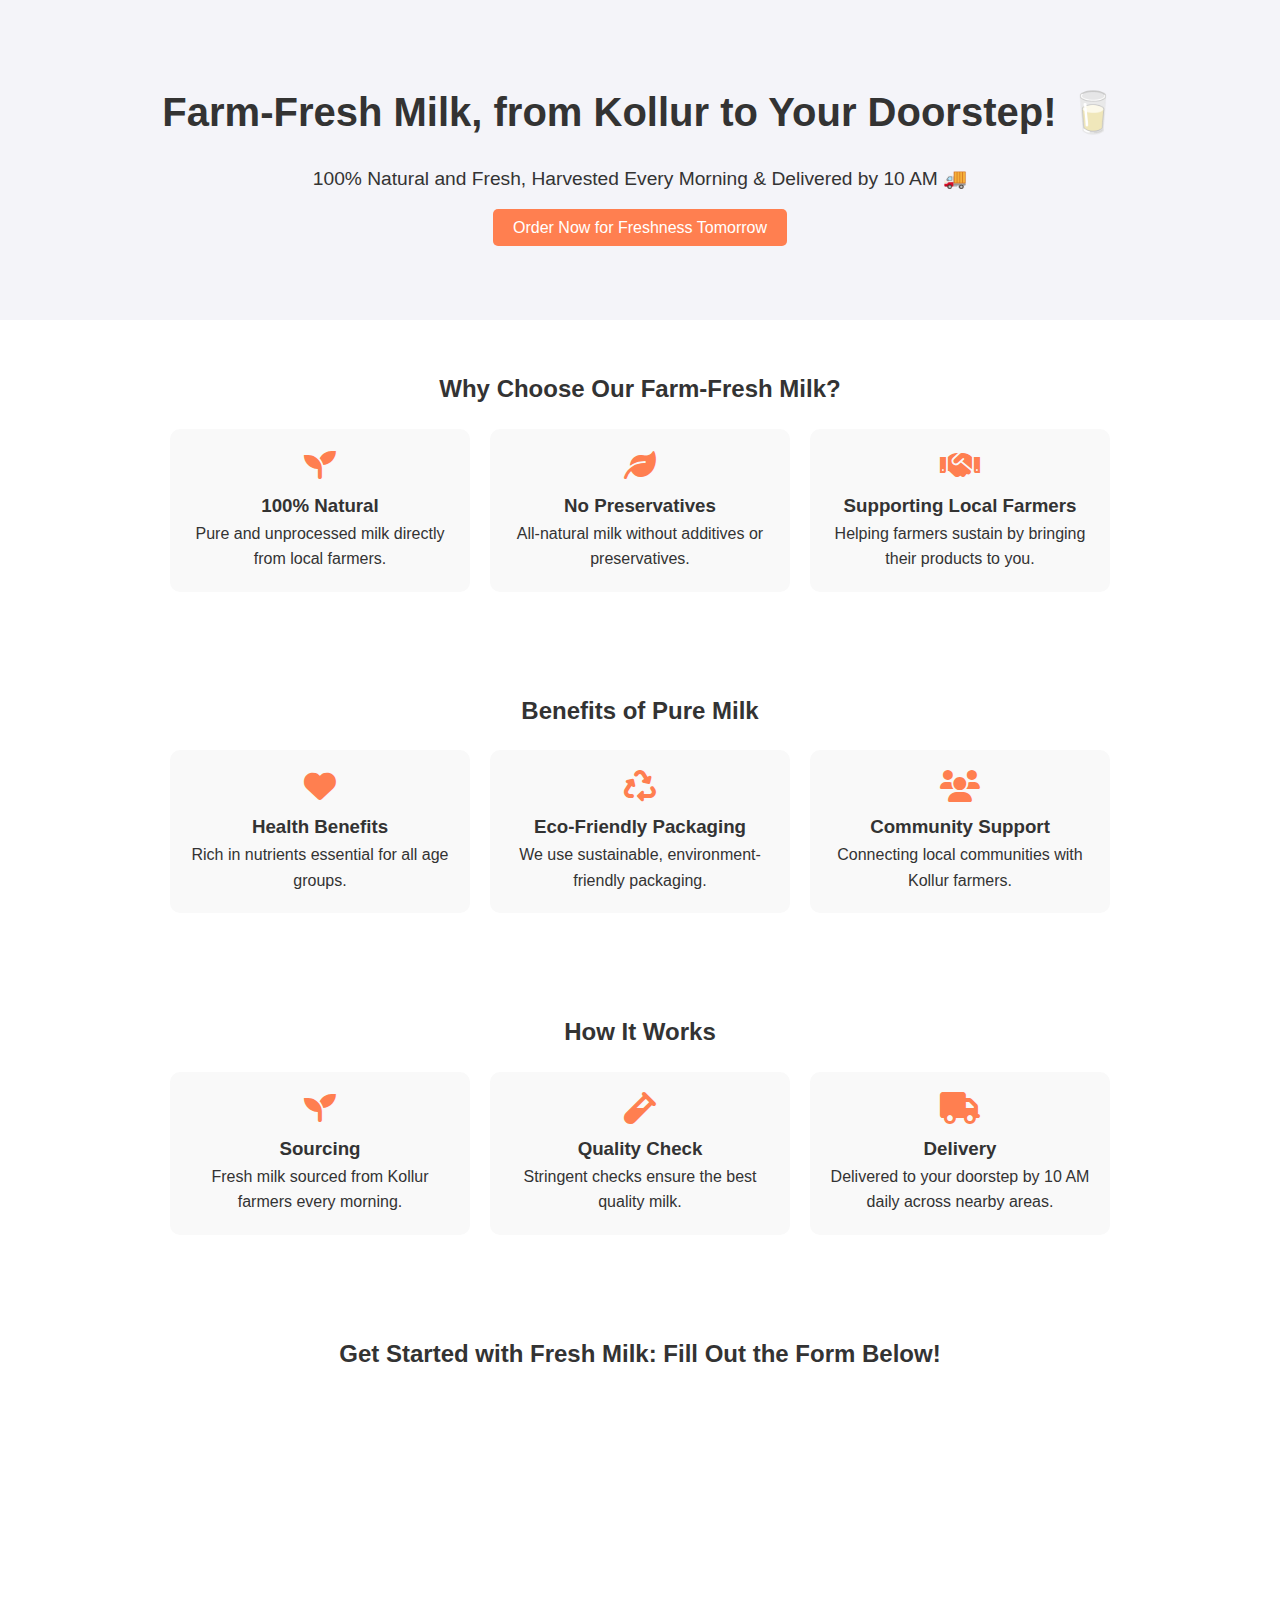
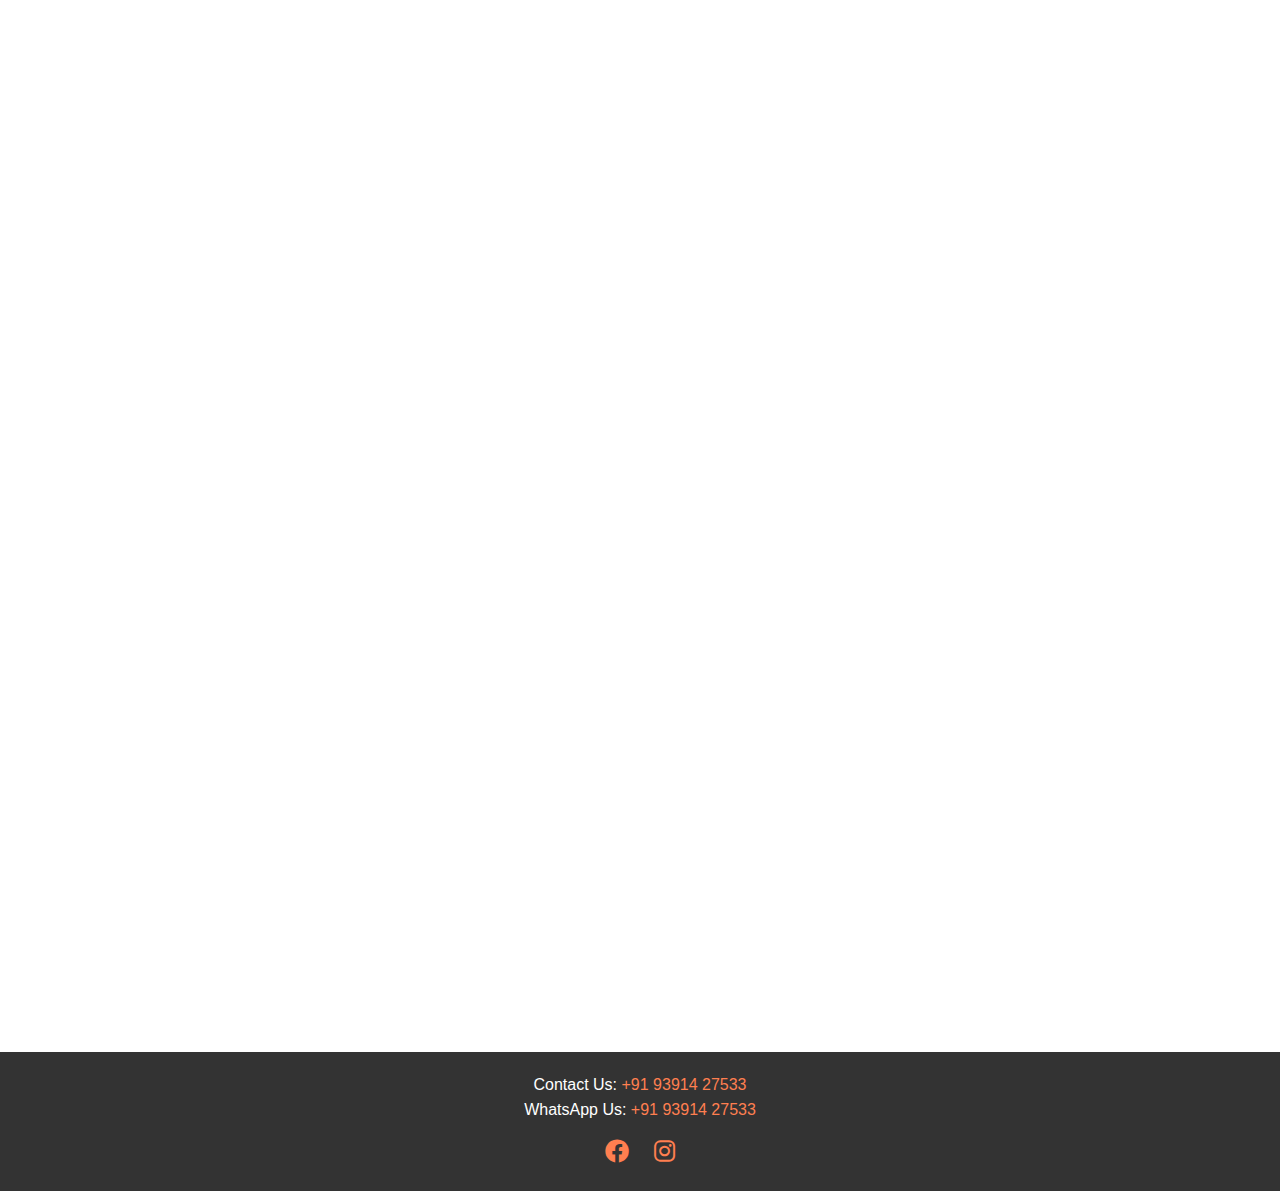
<file: kurucart/index.html>
<!DOCTYPE html>
<html lang="en">
<head>
    <meta charset="UTF-8">
    <meta name="viewport" content="width=device-width, initial-scale=1.0">
    <title>Farm-Fresh Milk Delivery</title>
    <link rel="stylesheet" href="styles.css">
    <!-- Font Awesome Icons -->
    <link rel="stylesheet" href="https://cdnjs.cloudflare.com/ajax/libs/font-awesome/6.0.0-beta3/css/all.min.css">
</head>
<body>

    <!-- Hero Section -->
    <section id="hero">
        <h1>Farm-Fresh Milk, from Kollur to Your Doorstep! 🥛</h1>
        <p>100% Natural and Fresh, Harvested Every Morning & Delivered by 10 AM 🚚</p>
        <a href="#plans" class="cta-btn">Order Now for Freshness Tomorrow</a>
    </section>

    <!-- About Our Milk -->
    <section id="about">
        <h2>Why Choose Our Farm-Fresh Milk?</h2>
        <div class="features">
            <div class="feature-item">
                <i class="fas fa-seedling"></i>
                <h3>100% Natural</h3>
                <p>Pure and unprocessed milk directly from local farmers.</p>
            </div>
            <div class="feature-item">
                <i class="fas fa-leaf"></i>
                <h3>No Preservatives</h3>
                <p>All-natural milk without additives or preservatives.</p>
            </div>
            <div class="feature-item">
                <i class="fas fa-handshake"></i>
                <h3>Supporting Local Farmers</h3>
                <p>Helping farmers sustain by bringing their products to you.</p>
            </div>
        </div>
    </section>

    <!-- Benefits -->
    <section id="benefits">
        <h2>Benefits of Pure Milk</h2>
        <div class="features">
            <div class="benefit-item">
                <i class="fas fa-heart"></i>
                <h3>Health Benefits</h3>
                <p>Rich in nutrients essential for all age groups.</p>
            </div>
            <div class="benefit-item">
                <i class="fas fa-recycle"></i>
                <h3>Eco-Friendly Packaging</h3>
                <p>We use sustainable, environment-friendly packaging.</p>
            </div>
            <div class="benefit-item">
                <i class="fas fa-users"></i>
                <h3>Community Support</h3>
                <p>Connecting local communities with Kollur farmers.</p>
            </div>
        </div>
    </section>

    <!-- How It Works -->
    <section id="how-it-works">
        <h2>How It Works</h2>
        <div class="steps features">
            <div class="step">
                <i class="fas fa-seedling"></i>
                <h3>Sourcing</h3>
                <p>Fresh milk sourced from Kollur farmers every morning.</p>
            </div>
            <div class="step">
                <i class="fas fa-vial"></i>
                <h3>Quality Check</h3>
                <p>Stringent checks ensure the best quality milk.</p>
            </div>
            <div class="step">
                <i class="fas fa-truck"></i>
                <h3>Delivery</h3>
                <p>Delivered to your doorstep by 10 AM daily across nearby areas.</p>
            </div>
        </div>
    </section>

    <!-- Subscription Plans -->
    <section id="plans">
        <h2>Get Started with Fresh Milk: Fill Out the Form Below!</h2>
        <iframe src="https://docs.google.com/forms/d/e/1FAIpQLSd6Dq6469gzp4yK2X9ugUMQ7EfuFbVk-VPx_YZy-coAjPKrzA/viewform?embedded=true" width="640" height="1221" frameborder="0" marginheight="0" marginwidth="0">Loading…</iframe>
    </section>

    <!-- Contact Information in Footer -->
    <footer>
        <p>Contact Us: <a href="tel:+919391427533">+91 93914 27533</a></p>
        <p>WhatsApp Us: <a href="https://wa.me/+919391427533">+91 93914 27533</a></p>
        <div class="social-icons">
            <a href="https://www.facebook.com/profile.php?id=61568108337615"><i class="fab fa-facebook"></i></a>
            <a href="https://instagram.com/kurucart"><i class="fab fa-instagram"></i></a>
        </div>
    </footer>

</body>
</html>
</file>
<file: kurucart/styles.css>
/* Basic Reset */
* {
    margin: 0;
    padding: 0;
    box-sizing: border-box;
    font-family: Arial, sans-serif;
}

/* Global Styles */
body {
    color: #333;
    line-height: 1.6;
}
section {
    padding: 50px 20px;
    text-align: center;
}

/* Hero Section */
#hero {
    background-color: #f4f4f9;
    padding: 80px 20px;
    color: #333;
}
#hero h1 {
    font-size: 2.5em;
}
#hero p {
    margin: 20px 0;
    font-size: 1.2em;
}
.cta-btn {
    padding: 10px 20px;
    color: #fff;
    background-color: #ff7f50;
    border: none;
    border-radius: 5px;
    cursor: pointer;
    text-decoration: none;
}

/* About Section */
#about, #benefits, #how-it-works, #plans {
    padding: 50px 20px;
    text-align: center;
}
.features, .steps {
    display: flex;
    flex-wrap: wrap;
    justify-content: center;
    margin-top: 20px;
    gap: 20px;
}
.feature-item, .benefit-item, .step, .plan {
    flex: 1 1 250px;
    max-width: 300px;
    text-align: center;
    padding: 20px;
    border-radius: 10px;
    background-color: #f9f9f9;
}
.feature-item i, .benefit-item i, .step i {
    font-size: 2em;
    color: #ff7f50;
    margin-bottom: 10px;
}

/* Plans Section */
.plan {
    background-color: #f9f9f9;
    border-radius: 10px;
    margin: 20px auto;
    max-width: 300px;
    text-align: center;
    padding: 20px;
}
.plan h3 {
    color: #333;
}
.plan p {
    margin: 10px 0;
}

/* Footer */
footer {
    background-color: #333;
    color: #fff;
    text-align: center;
    padding: 20px;
}
footer a {
    color: #ff7f50;
    text-decoration: none;
}
.social-icons {
    margin-top: 10px;
}
.social-icons a {
    margin: 0 10px;
    color: #ff7f50;
    font-size: 1.5em;
}

/* Responsive Styles */
@media (max-width: 1200px) {
    #hero h1 {
        font-size: 2.2em;
    }
    .cta-btn {
        font-size: 1em;
    }
    .features, .steps, #plans {
        gap: 15px;
    }
}

@media (max-width: 768px) {
    #hero h1 {
        font-size: 2em;
    }
    #hero p {
        font-size: 1em;
    }
    .features, .steps {
        flex-direction: column;
        align-items: center;
    }
    .plan, .feature-item, .benefit-item, .step {
        width: 100%;
        max-width: 90%;
        margin: 10px 0;
    }
    .cta-btn {
        font-size: 1em;
        padding: 10px 15px;
    }
}

@media (max-width: 480px) {
    #hero h1 {
        font-size: 1.5em;
    }
    #hero p {
        font-size: 0.9em;
    }
    .cta-btn {
        font-size: 0.9em;
        padding: 8px 12px;
    }
    .feature-item i, .benefit-item i, .step i {
        font-size: 1.8em;
    }
}
</file>
